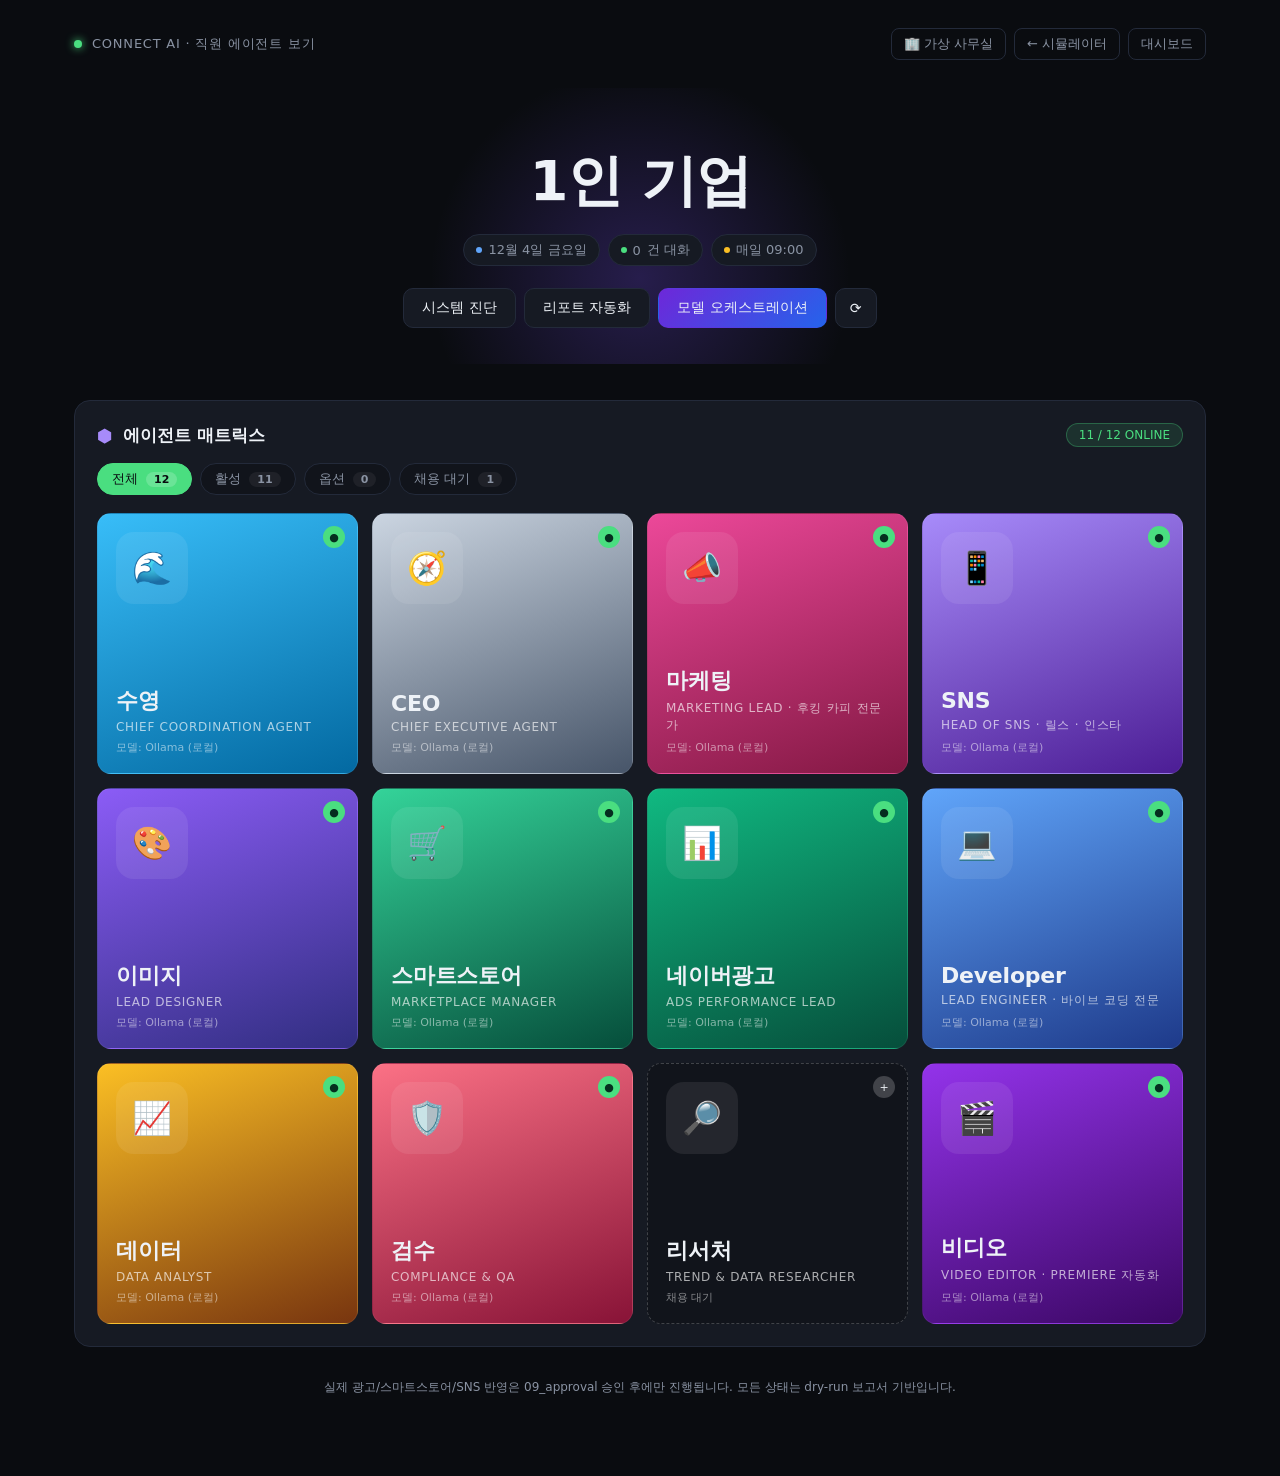
<file: 06_apps/agent_matrix/index.html>
<!doctype html>
<html lang="ko">
<head>
<meta charset="utf-8">
<title>AI 1인 기업 — 직원 에이전트 보기</title>
<meta name="viewport" content="width=device-width,initial-scale=1">
<link rel="stylesheet" href="styles.css">
</head>
<body>
<div class="app">

  <header class="topbar">
    <div class="brand">
      <span class="dot"></span>
      <span class="brand-label">CONNECT AI · 직원 에이전트 보기</span>
    </div>
    <div class="topbar-actions">
      <a class="ghost-btn" href="../virtual_office/index.html">🏢 가상 사무실</a>
      <a class="ghost-btn" href="../ai_office_simulator/index.html">← 시뮬레이터</a>
      <a class="ghost-btn" href="../dry_run_dashboard/index.html">대시보드</a>
    </div>
  </header>

  <section class="hero">
    <div class="hero-glow"></div>
    <div class="hero-title">1인 기업</div>
    <div class="hero-meta">
      <span class="pill"><span class="pill-dot calendar"></span><span id="todayLabel">오늘</span></span>
      <span class="pill"><span class="pill-dot chat"></span><span id="chatCount">0</span> 건 대화</span>
      <span class="pill"><span class="pill-dot alarm"></span>매일 09:00</span>
    </div>
    <div class="hero-actions">
      <button class="hero-btn" data-modal="systemDiag">시스템 진단</button>
      <button class="hero-btn" data-modal="reportAuto">리포트 자동화</button>
      <button class="hero-btn primary" data-modal="orchestrator">모델 오케스트레이션</button>
      <button class="hero-btn icon" id="reloadAgents" title="새로고침">⟳</button>
    </div>
  </section>

  <section class="matrix-card">
    <div class="matrix-head">
      <div class="matrix-title"><span class="title-icon">⬢</span> 에이전트 매트릭스</div>
      <div class="matrix-online" id="onlineSummary">0 / 0 ONLINE</div>
    </div>

    <div class="filter-row" id="filterRow">
      <button class="chip active" data-filter="all">전체 <span class="count" id="countAll">0</span></button>
      <button class="chip" data-filter="active">활성 <span class="count" id="countActive">0</span></button>
      <button class="chip" data-filter="offline">옵션 <span class="count" id="countOffline">0</span></button>
      <button class="chip" data-filter="open">채용 대기 <span class="count" id="countOpen">0</span></button>
    </div>

    <div class="agent-grid" id="agentGrid"></div>
  </section>

  <footer class="footer-note">
    실제 광고/스마트스토어/SNS 반영은 09_approval 승인 후에만 진행됩니다. 모든 상태는 dry-run 보고서 기반입니다.
  </footer>
</div>

<!-- 시스템 진단 모달 -->
<div class="modal" id="modal-systemDiag" hidden>
  <div class="modal-backdrop" data-close></div>
  <div class="modal-body">
    <button class="modal-close" data-close>×</button>
    <h2>시스템 진단</h2>
    <p class="sub">현재 PC 환경 자동 감지 결과. 실제 시스템 변경은 하지 않습니다.</p>
    <div class="info-row" id="systemInfo"></div>
    <h3>안전 규칙 요약</h3>
    <ul class="muted-list">
      <li>외부 API/결제/SNS 실제 실행은 09_approval 승인 후만</li>
      <li>API 키/비밀번호/.env 노출 금지</li>
      <li>D:\AI_COMPANY 밖 파일 수정 금지</li>
      <li>위험 키워드(입찰가/광고비/업로드/결제 등) 자동 차단</li>
    </ul>
    <div class="modal-actions">
      <button class="hero-btn" data-close>닫기</button>
    </div>
  </div>
</div>

<!-- 리포트 자동화 모달 -->
<div class="modal" id="modal-reportAuto" hidden>
  <div class="modal-backdrop" data-close></div>
  <div class="modal-body">
    <button class="modal-close" data-close>×</button>
    <h2>리포트 자동화</h2>
    <p class="sub">정해진 시각에 dry-run 보고서 자동 생성. 실제 외부 호출 없음.</p>
    <table class="schedule-table">
      <thead><tr><th>시간</th><th>작업</th><th>출력</th><th>상태</th></tr></thead>
      <tbody>
        <tr><td>매일 09:00</td><td>활동 로그 평균 소요 시간 리포트</td><td>08_reports/activity_report_*</td><td><span class="badge ok">대기</span></td></tr>
        <tr><td>매일 09:05</td><td>승인 파일 위험도 우선순위 큐</td><td>08_reports/approval_priority_queue_*</td><td><span class="badge ok">대기</span></td></tr>
        <tr><td>매주 월 10:00</td><td>네이버광고 CSV 분석 (샘플)</td><td>05_naver_ads/* + 09_approval/*</td><td><span class="badge ok">대기</span></td></tr>
        <tr><td>매월 1일 09:30</td><td>승인 파일 중복/오래된 요청 정리</td><td>08_reports/approval_cleanup_*</td><td><span class="badge ok">대기</span></td></tr>
      </tbody>
    </table>
    <h3>예약 추가 (수동)</h3>
    <p class="sub">Windows 작업 스케줄러에 등록해 사용하실 수 있습니다. 예시 명령:</p>
    <pre><code>schtasks /Create /SC DAILY /ST 09:00 /TN "AI_COMPANY_activity_report" /TR "python -m ai_company.main activity-report"</code></pre>
    <div class="modal-actions">
      <button class="hero-btn" data-close>닫기</button>
    </div>
  </div>
</div>

<!-- 모델 오케스트레이션 모달 -->
<div class="modal" id="modal-orchestrator" hidden>
  <div class="modal-body wide">
    <button class="modal-close" data-close>×</button>
    <h2>모델 오케스트레이션</h2>
    <p class="sub">에이전트별 최적 LLM 자동 분배 · 추론 워크로드 분산</p>

    <div class="machine-box">
      💻 내 머신 자동 감지 · <span id="machineSpec">감지 중…</span><br>
      안전 모델 한도 <b>~15GB</b> · 중형 모델(7~14B) 적합
    </div>

    <div class="live-status" id="liveStatus">
      <span class="live-dot off" id="liveDot"></span>
      <span id="liveText">Ollama 상태 확인 중…</span>
    </div>

    <div class="callout">
      비워두면 기본 모델 사용. 작은 모델(3B)은 라우팅에, 큰 모델(32B+)은 분석/창작에 적합. 모델 전환 시 첫 호출이 2~5초 느려집니다.
    </div>

    <div class="warn-callout">
      모델 4개 설치됨. 현재 매핑은 단일 모델만 사용 중. <b>자동 오케스트레이션</b> 버튼 누르면 역할별 분배.
    </div>

    <div class="map-list" id="modelMapList"></div>

    <div class="modal-actions">
      <button class="hero-btn" id="btnCatalog">로컬 LLM 카탈로그</button>
      <button class="hero-btn" id="btnAutoMap">자동 오케스트레이션</button>
      <button class="hero-btn primary" id="btnSaveMap">저장</button>
      <button class="hero-btn" data-close>취소</button>
    </div>

    <div class="catalog" id="catalog" hidden>
      <h3>로컬 LLM 카탈로그</h3>
      <ul>
        <li><b>llama3.1:8b</b> — 균형 · 회의/검토 적합</li>
        <li><b>gemma2:9b</b> — 한국어 무난 · 광고 문구 초안</li>
        <li><b>qwen2.5:7b</b> — 빠름 · 분류/태그 반복작업</li>
        <li><b>phi3:mini</b> — 매우 빠름 · 라우팅 보조</li>
        <li><b>mistral:7b</b> — 영문 강세 · 리서치 보조</li>
      </ul>
      <p class="sub">실제 다운로드/실행은 사장님 승인 후 ollama-model-list-dry-run으로 점검합니다.</p>
    </div>
  </div>
</div>

<script src="agents_data.js"></script>
<script src="app.js"></script>
</body>
</html>
</file>
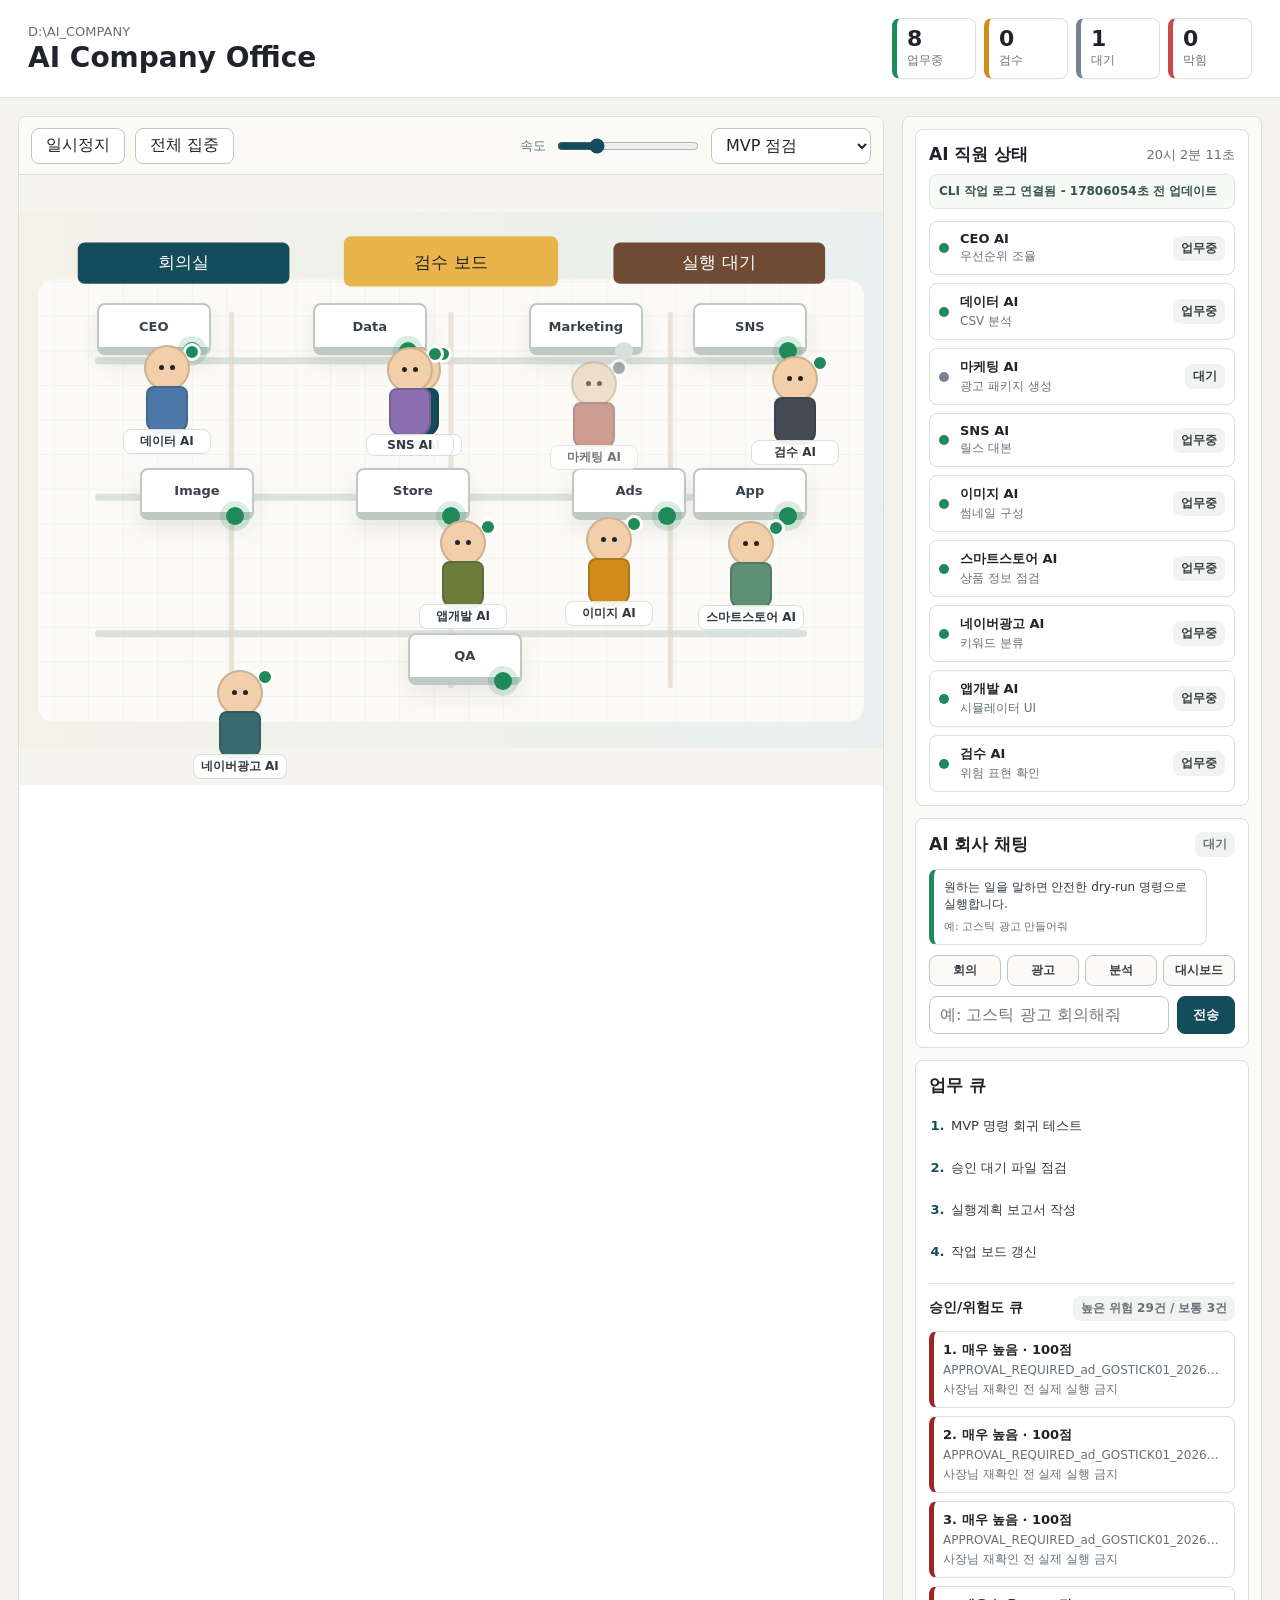
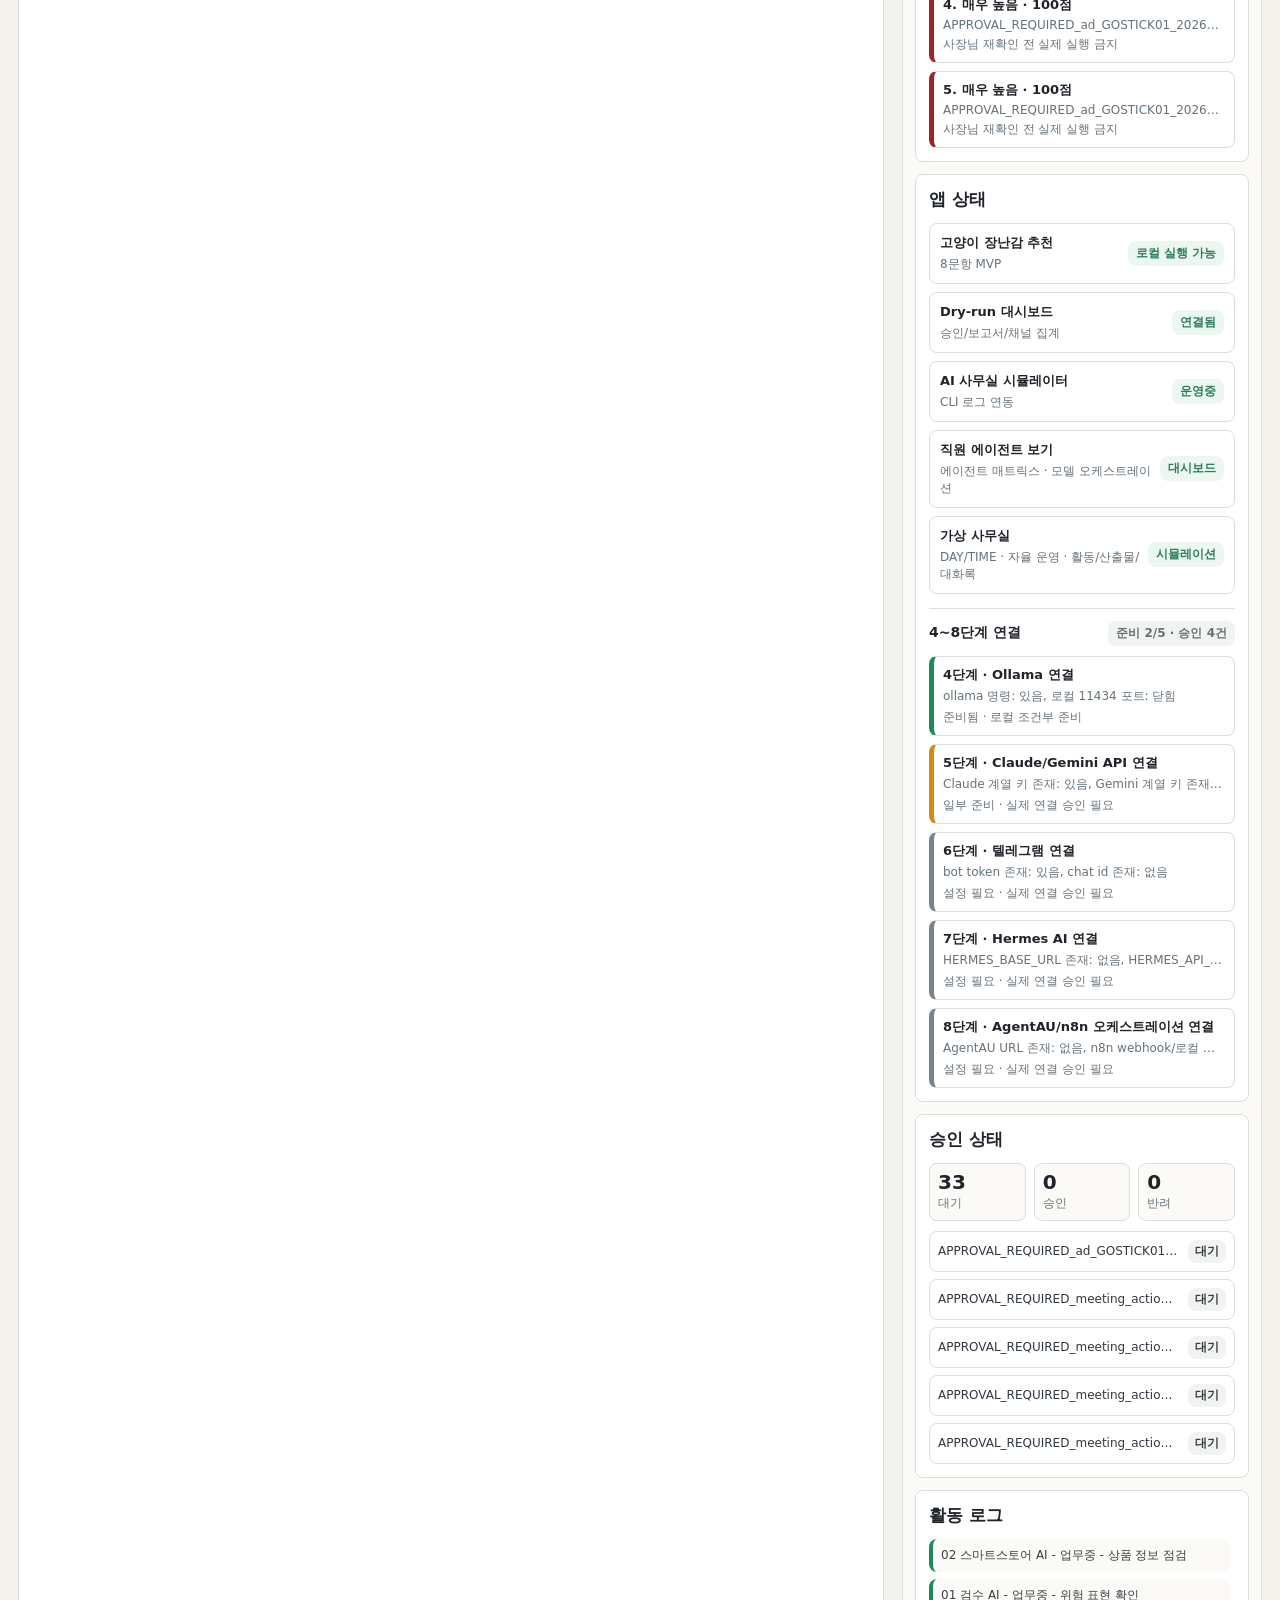
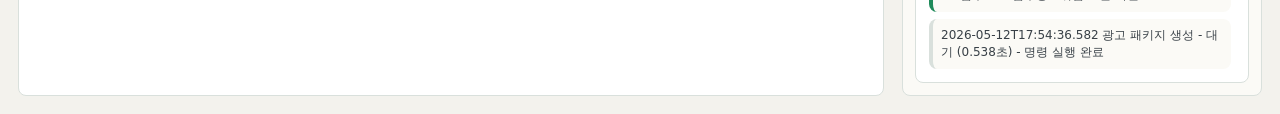
<file: 06_apps/ai_office_simulator/index.html>
<!doctype html>
<html lang="ko">
<head>
  <meta charset="utf-8">
  <meta name="viewport" content="width=device-width, initial-scale=1">
  <title>AI Company Office Simulator</title>
  <link rel="stylesheet" href="styles.css">
</head>
<body>
  <header class="topbar">
    <div>
      <p class="eyebrow">D:\AI_COMPANY</p>
      <h1>AI Company Office</h1>
    </div>
    <div class="status-strip" aria-label="AI 직원 요약">
      <div class="metric active"><span id="activeCount">0</span><small>업무중</small></div>
      <div class="metric review"><span id="reviewCount">0</span><small>검수</small></div>
      <div class="metric idle"><span id="idleCount">0</span><small>대기</small></div>
      <div class="metric blocked"><span id="blockedCount">0</span><small>막힘</small></div>
    </div>
  </header>

  <main class="layout">
    <section class="office-panel" aria-label="AI 직원 사무실">
      <div class="controls">
        <button id="toggleRun" type="button">일시정지</button>
        <button id="focusTeam" type="button">전체 집중</button>
        <label class="speed-control">
          <span>속도</span>
          <input id="speedRange" type="range" min="0.5" max="2.5" value="1" step="0.25">
        </label>
        <select id="scenarioSelect" aria-label="업무 시나리오">
          <option value="mvp">MVP 점검</option>
          <option value="ads">광고 분석</option>
          <option value="content">콘텐츠 제작</option>
          <option value="simulator">시뮬레이터 구축</option>
        </select>
      </div>

      <div id="office" class="office" aria-live="polite">
        <svg class="office-map" viewBox="0 0 1000 620" aria-hidden="true">
          <defs>
            <linearGradient id="wall" x1="0" x2="1">
              <stop offset="0" stop-color="#f4f1e8"></stop>
              <stop offset="1" stop-color="#e8f0ef"></stop>
            </linearGradient>
            <pattern id="floorGrid" width="40" height="40" patternUnits="userSpaceOnUse">
              <path d="M 40 0 L 0 0 0 40" fill="none" stroke="#d8ddd7" stroke-width="1"></path>
            </pattern>
          </defs>
          <rect x="0" y="0" width="1000" height="620" fill="url(#wall)"></rect>
          <rect x="22" y="78" width="956" height="512" rx="18" fill="#fbfaf6"></rect>
          <rect x="22" y="78" width="956" height="512" rx="18" fill="url(#floorGrid)" opacity="0.55"></rect>
          <path d="M92 172 H908 M92 330 H908 M92 488 H908" stroke="#cfd8d1" stroke-width="8" stroke-linecap="round" opacity="0.72"></path>
          <path d="M246 118 V548 M500 118 V548 M754 118 V548" stroke="#e1d7c6" stroke-width="6" stroke-linecap="round" opacity="0.62"></path>
          <rect x="68" y="35" width="245" height="48" rx="8" fill="#154c5b"></rect>
          <rect x="688" y="35" width="245" height="48" rx="8" fill="#704b33"></rect>
          <rect x="376" y="28" width="248" height="58" rx="8" fill="#e9b44c"></rect>
          <text x="190" y="65" fill="#ffffff" text-anchor="middle" font-size="20">회의실</text>
          <text x="500" y="65" fill="#25231e" text-anchor="middle" font-size="20">검수 보드</text>
          <text x="810" y="65" fill="#ffffff" text-anchor="middle" font-size="20">실행 대기</text>
        </svg>

        <div class="desk ceo" style="left: 9%; top: 21%;">CEO</div>
        <div class="desk data" style="left: 34%; top: 21%;">Data</div>
        <div class="desk marketing" style="left: 59%; top: 21%;">Marketing</div>
        <div class="desk sns" style="left: 78%; top: 21%;">SNS</div>
        <div class="desk image" style="left: 14%; top: 48%;">Image</div>
        <div class="desk store" style="left: 39%; top: 48%;">Store</div>
        <div class="desk ads" style="left: 64%; top: 48%;">Ads</div>
        <div class="desk app" style="left: 78%; top: 48%;">App</div>
        <div class="desk qa" style="left: 45%; top: 75%;">QA</div>
      </div>
    </section>

    <aside class="side-panel" aria-label="AI 직원 상태판">
      <section class="panel-section">
        <div class="section-heading">
          <h2>AI 직원 상태</h2>
          <span id="clock">00:00:00</span>
        </div>
        <p id="feedState" class="feed-state">CLI 작업 로그 대기중</p>
        <div id="agentList" class="agent-list"></div>
      </section>

      <section class="panel-section chat-panel">
        <div class="section-heading">
          <h2>AI 회사 채팅</h2>
          <span id="chatStatus">대기</span>
        </div>
        <div id="chatMessages" class="chat-messages" aria-live="polite"></div>
        <div class="chat-suggestions" aria-label="빠른 명령">
          <button type="button" data-chat-prompt="고스틱 광고 회의해줘">회의</button>
          <button type="button" data-chat-prompt="고스틱 광고 만들어줘">광고</button>
          <button type="button" data-chat-prompt="네이버 광고 분석해줘">분석</button>
          <button type="button" data-chat-prompt="대시보드 갱신해줘">대시보드</button>
        </div>
        <form id="chatForm" class="chat-form">
          <input id="chatInput" type="text" autocomplete="off" placeholder="예: 고스틱 광고 회의해줘">
          <button id="chatSubmit" type="submit">전송</button>
        </form>
      </section>

      <section class="panel-section">
        <h2>업무 큐</h2>
        <ol id="taskQueue" class="task-queue"></ol>
        <div class="queue-heading">
          <h3>승인/위험도 큐</h3>
          <span id="riskQueueSummary">대기중</span>
        </div>
        <div id="riskQueue" class="risk-queue"></div>
      </section>

      <section class="panel-section">
        <h2>앱 상태</h2>
        <div class="app-status-list">
          <a class="app-status-item" href="../cat_toy_recommender/index.html">
            <strong>고양이 장난감 추천</strong>
            <span>8문항 MVP</span>
            <em>로컬 실행 가능</em>
          </a>
          <a class="app-status-item" href="../dry_run_dashboard/index.html">
            <strong>Dry-run 대시보드</strong>
            <span>승인/보고서/채널 집계</span>
            <em>연결됨</em>
          </a>
          <a class="app-status-item" href="index.html">
            <strong>AI 사무실 시뮬레이터</strong>
            <span>CLI 로그 연동</span>
            <em>운영중</em>
          </a>
          <a class="app-status-item" href="../agent_matrix/index.html">
            <strong>직원 에이전트 보기</strong>
            <span>에이전트 매트릭스 · 모델 오케스트레이션</span>
            <em>대시보드</em>
          </a>
          <a class="app-status-item" href="../virtual_office/index.html">
            <strong>가상 사무실</strong>
            <span>DAY/TIME · 자율 운영 · 활동/산출물/대화록</span>
            <em>시뮬레이션</em>
          </a>
        </div>
        <div class="connection-heading">
          <h3>4~8단계 연결</h3>
          <span id="connectionStageSummary">대기중</span>
        </div>
        <div id="connectionStageList" class="connection-stage-list"></div>
      </section>

      <section class="panel-section">
        <h2>승인 상태</h2>
        <div class="approval-metrics" aria-label="승인 상태 요약">
          <div><strong id="approvalPending">0</strong><span>대기</span></div>
          <div><strong id="approvalApproved">0</strong><span>승인</span></div>
          <div><strong id="approvalRejected">0</strong><span>반려</span></div>
        </div>
        <div id="approvalList" class="approval-list"></div>
      </section>

      <section class="panel-section">
        <h2>활동 로그</h2>
        <div id="eventLog" class="event-log"></div>
      </section>
    </aside>
  </main>

  <script src="activity_feed.js"></script>
  <script src="app.js"></script>
</body>
</html>
</file>
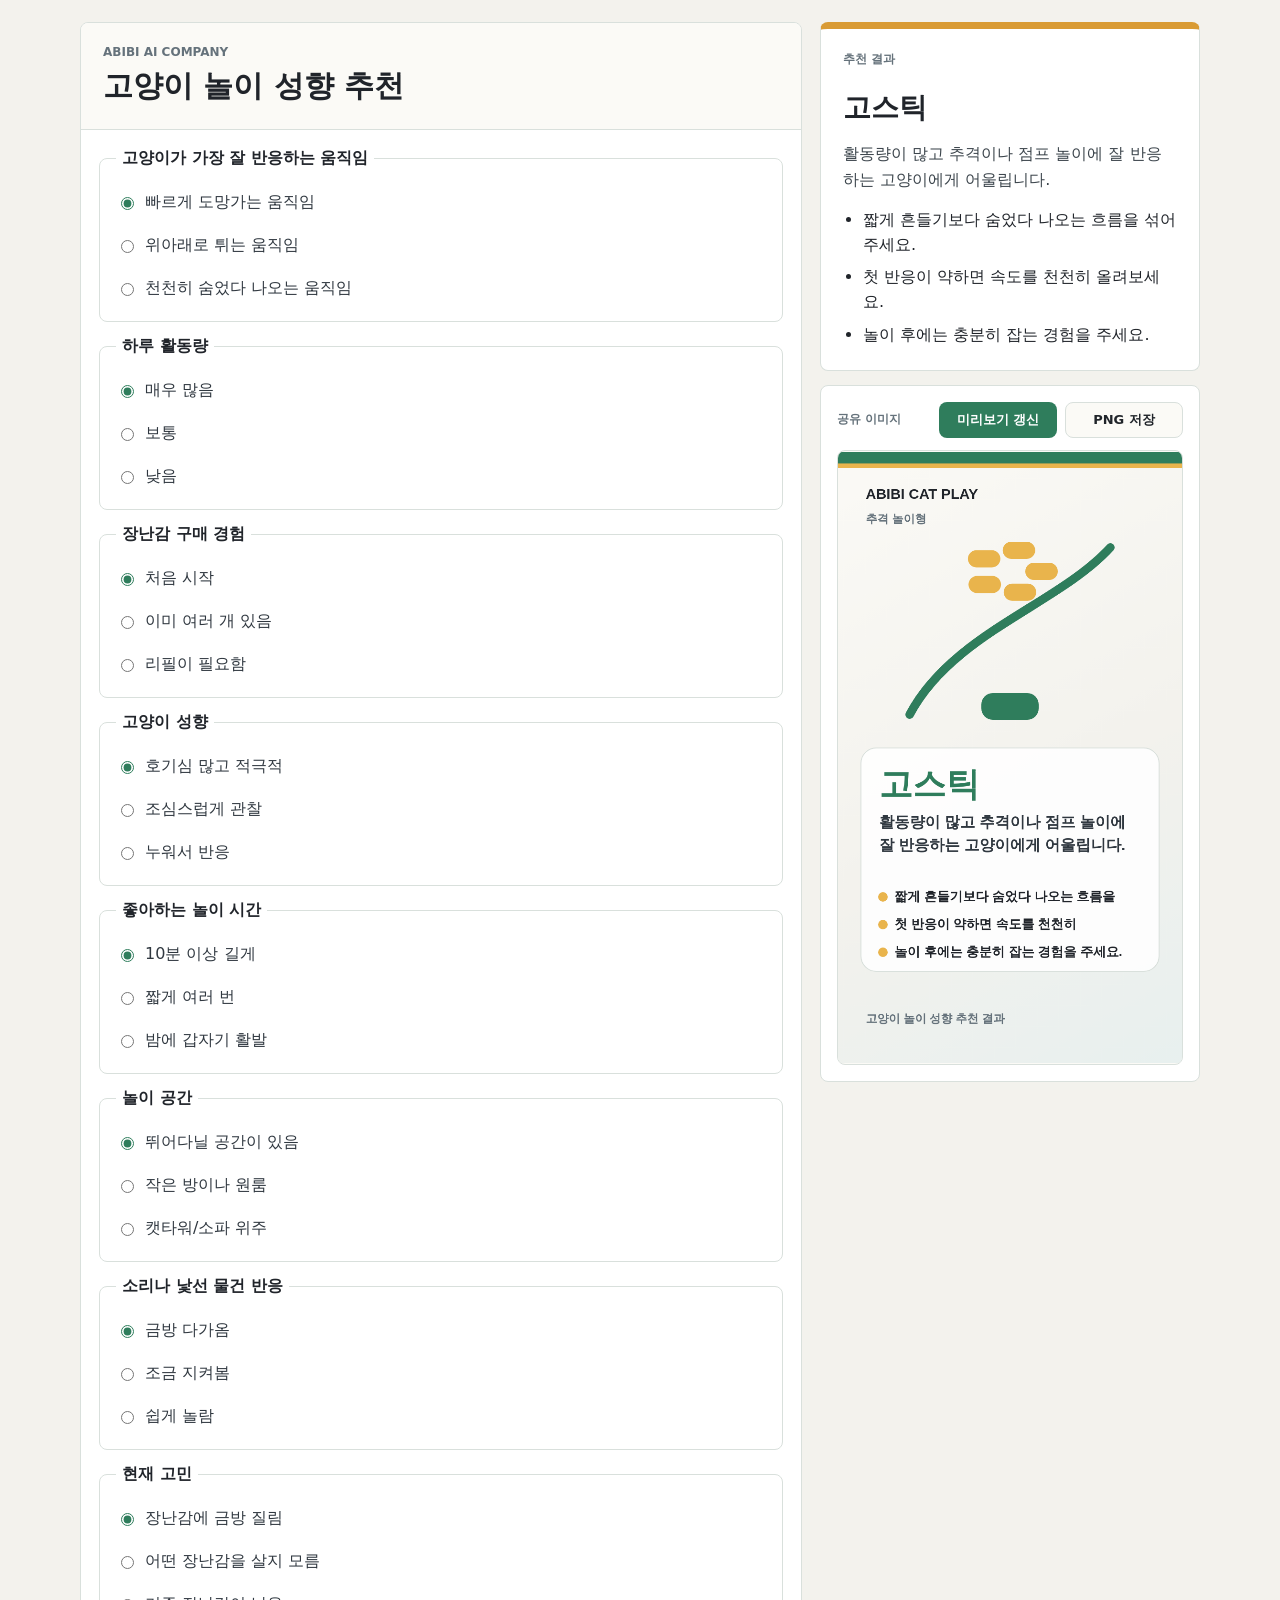
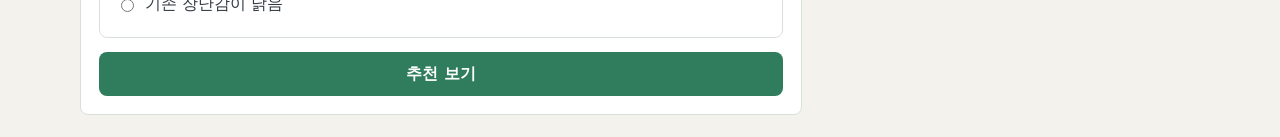
<file: 06_apps/cat_toy_recommender/index.html>
<!doctype html>
<html lang="ko">
<head>
  <meta charset="utf-8">
  <meta name="viewport" content="width=device-width, initial-scale=1">
  <title>고양이 장난감 추천 MVP</title>
  <link rel="stylesheet" href="styles.css">
</head>
<body>
  <main class="app">
    <section class="quiz">
      <div class="intro">
        <p class="eyebrow">ABIBI AI COMPANY</p>
        <h1>고양이 놀이 성향 추천</h1>
      </div>

      <form id="quizForm" class="questions">
        <fieldset>
          <legend>고양이가 가장 잘 반응하는 움직임</legend>
          <label><input type="radio" name="style" value="chase" checked> 빠르게 도망가는 움직임</label>
          <label><input type="radio" name="style" value="jump"> 위아래로 튀는 움직임</label>
          <label><input type="radio" name="style" value="slow"> 천천히 숨었다 나오는 움직임</label>
        </fieldset>

        <fieldset>
          <legend>하루 활동량</legend>
          <label><input type="radio" name="energy" value="high" checked> 매우 많음</label>
          <label><input type="radio" name="energy" value="medium"> 보통</label>
          <label><input type="radio" name="energy" value="low"> 낮음</label>
        </fieldset>

        <fieldset>
          <legend>장난감 구매 경험</legend>
          <label><input type="radio" name="experience" value="new" checked> 처음 시작</label>
          <label><input type="radio" name="experience" value="many"> 이미 여러 개 있음</label>
          <label><input type="radio" name="experience" value="refill"> 리필이 필요함</label>
        </fieldset>

        <fieldset>
          <legend>고양이 성향</legend>
          <label><input type="radio" name="personality" value="bold" checked> 호기심 많고 적극적</label>
          <label><input type="radio" name="personality" value="careful"> 조심스럽게 관찰</label>
          <label><input type="radio" name="personality" value="lazy"> 누워서 반응</label>
        </fieldset>

        <fieldset>
          <legend>좋아하는 놀이 시간</legend>
          <label><input type="radio" name="playTime" value="long" checked> 10분 이상 길게</label>
          <label><input type="radio" name="playTime" value="short"> 짧게 여러 번</label>
          <label><input type="radio" name="playTime" value="night"> 밤에 갑자기 활발</label>
        </fieldset>

        <fieldset>
          <legend>놀이 공간</legend>
          <label><input type="radio" name="space" value="wide" checked> 뛰어다닐 공간이 있음</label>
          <label><input type="radio" name="space" value="small"> 작은 방이나 원룸</label>
          <label><input type="radio" name="space" value="vertical"> 캣타워/소파 위주</label>
        </fieldset>

        <fieldset>
          <legend>소리나 낯선 물건 반응</legend>
          <label><input type="radio" name="sensitivity" value="low" checked> 금방 다가옴</label>
          <label><input type="radio" name="sensitivity" value="medium"> 조금 지켜봄</label>
          <label><input type="radio" name="sensitivity" value="high"> 쉽게 놀람</label>
        </fieldset>

        <fieldset>
          <legend>현재 고민</legend>
          <label><input type="radio" name="problem" value="bored" checked> 장난감에 금방 질림</label>
          <label><input type="radio" name="problem" value="starter"> 어떤 장난감을 살지 모름</label>
          <label><input type="radio" name="problem" value="replace"> 기존 장난감이 낡음</label>
        </fieldset>

        <button type="submit">추천 보기</button>
      </form>
    </section>

    <section class="result" aria-live="polite">
      <div class="result-card">
        <p class="eyebrow">추천 결과</p>
        <h2 id="resultName">고스틱</h2>
        <p id="resultReason">활동량이 많고 추격 놀이에 잘 반응하는 고양이에게 어울립니다.</p>
        <ul id="resultTips"></ul>
      </div>

      <div class="share-preview">
        <div class="share-heading">
          <p class="eyebrow">공유 이미지</p>
          <div class="share-actions">
            <button id="refreshShare" type="button">미리보기 갱신</button>
            <a id="downloadShare" href="#" download="abibi-cat-play-result.png">PNG 저장</a>
          </div>
        </div>
        <canvas id="shareCanvas" width="720" height="1280" aria-label="추천 결과 공유 이미지 미리보기"></canvas>
      </div>
    </section>
  </main>

  <script src="app.js"></script>
</body>
</html>
</file>
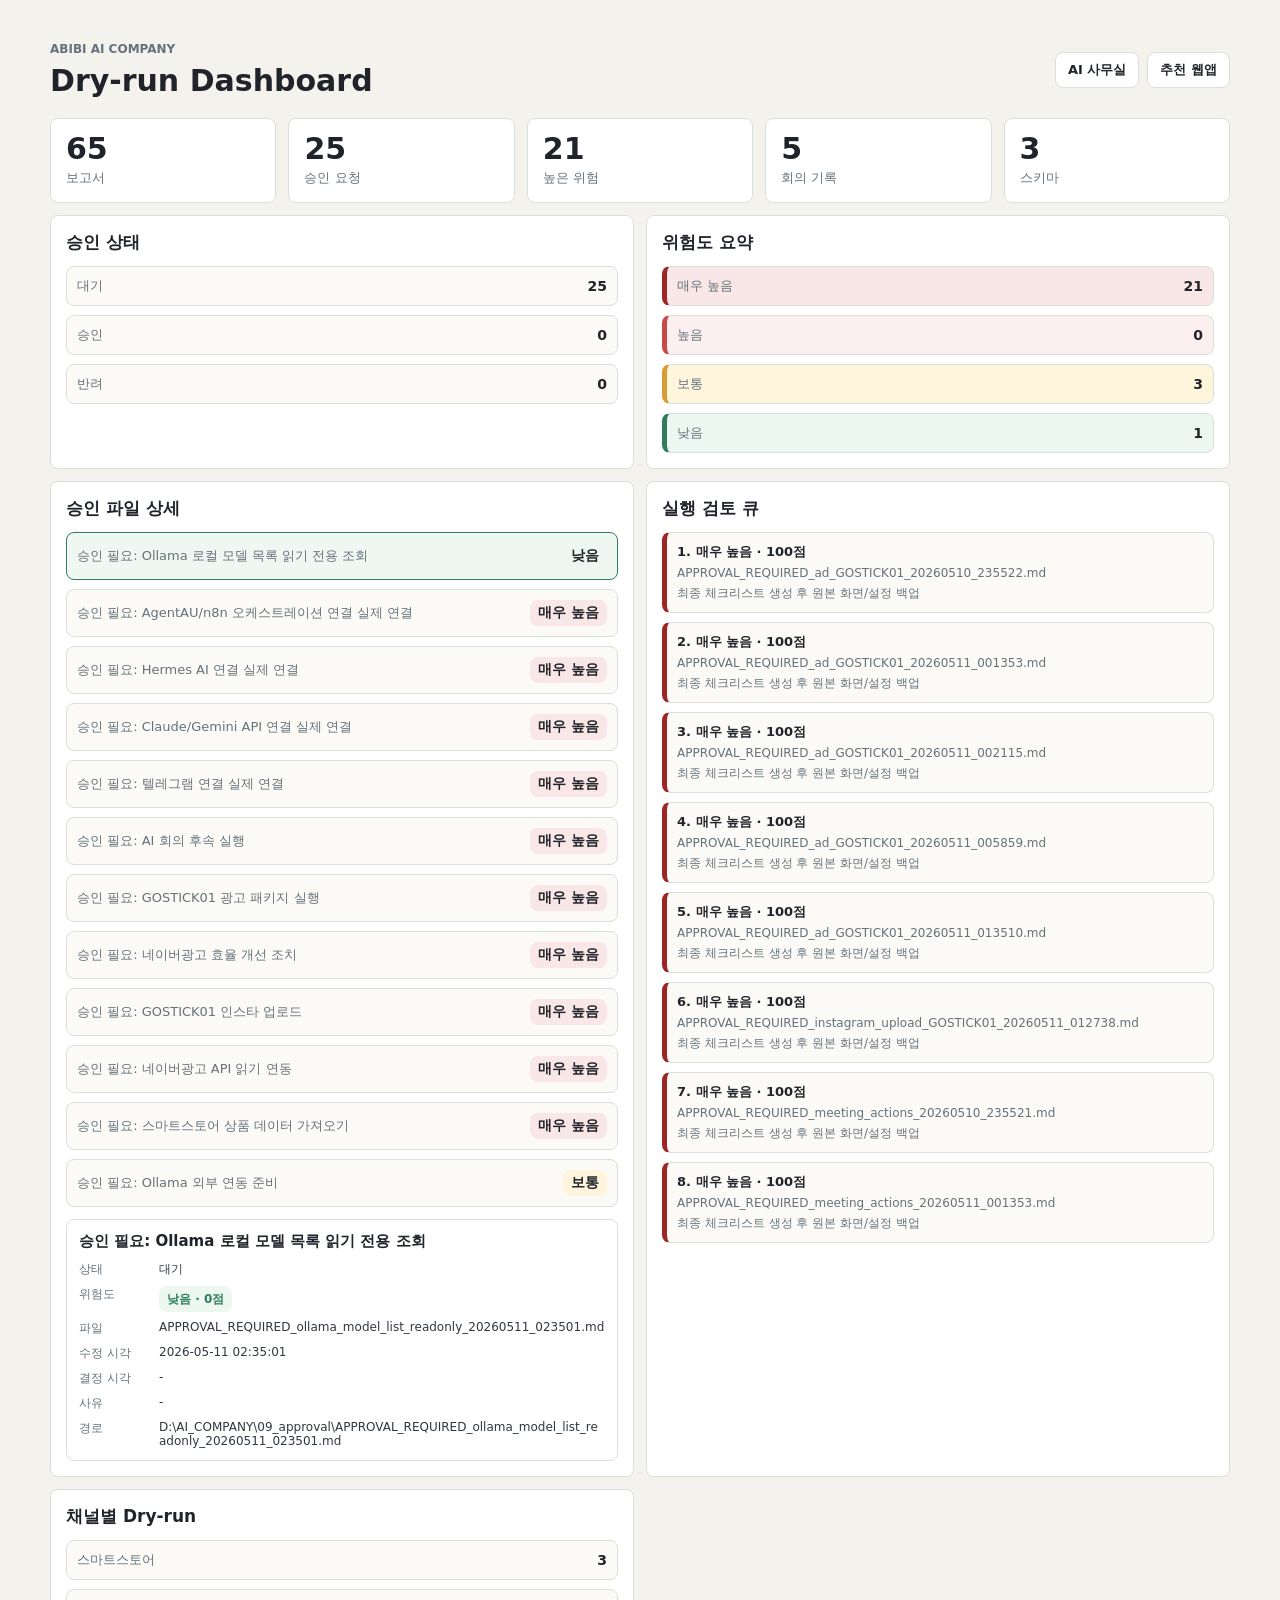
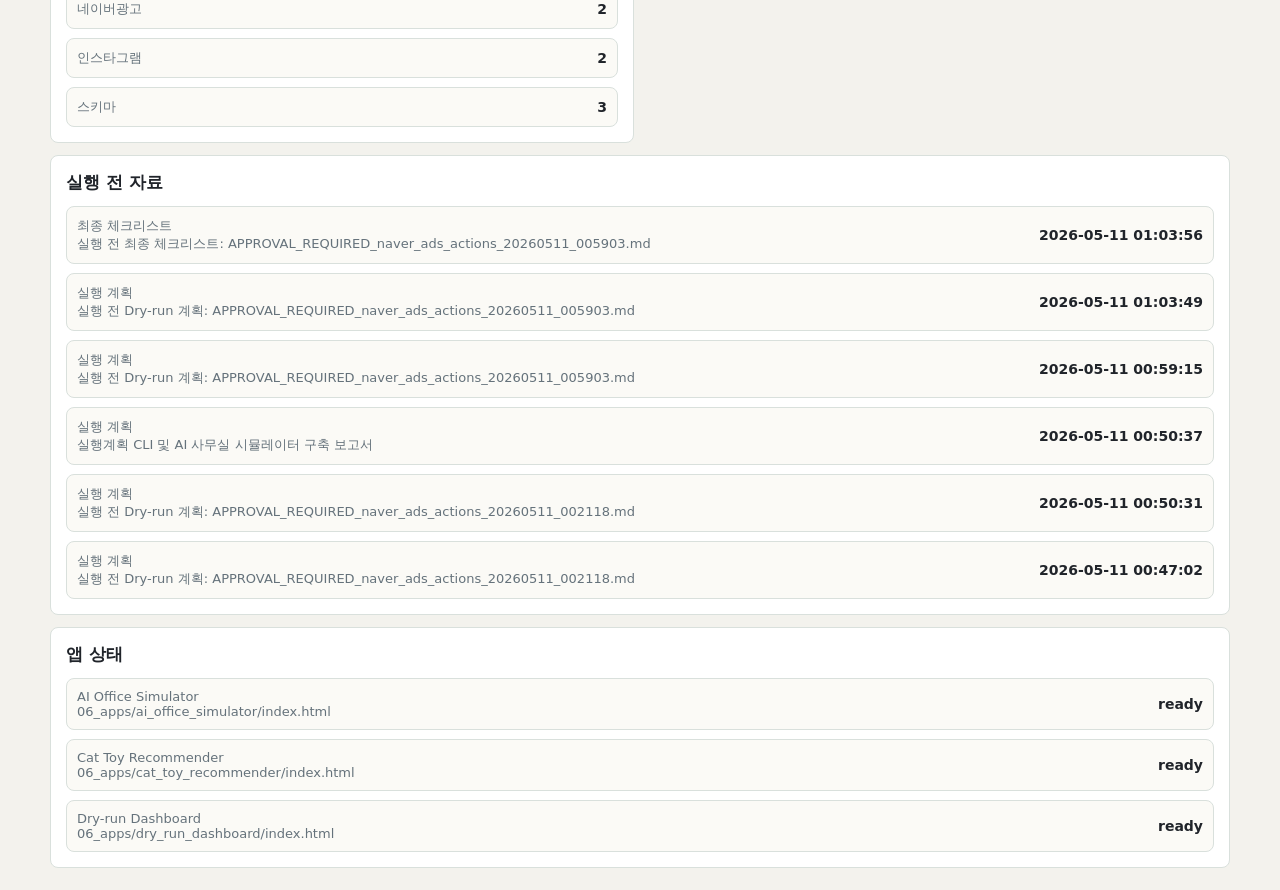
<file: 06_apps/dry_run_dashboard/index.html>
<!doctype html>
<html lang="ko">
<head>
  <meta charset="utf-8">
  <meta name="viewport" content="width=device-width, initial-scale=1">
  <title>AI Company Dry-run Dashboard</title>
  <link rel="stylesheet" href="styles.css">
</head>
<body>
  <main class="dashboard">
    <header>
      <div>
        <p>ABIBI AI COMPANY</p>
        <h1>Dry-run Dashboard</h1>
      </div>
      <nav class="app-nav" aria-label="로컬 앱 이동">
        <a href="../ai_office_simulator/index.html">AI 사무실</a>
        <a href="../cat_toy_recommender/index.html">추천 웹앱</a>
      </nav>
    </header>

    <section class="metrics">
      <article><strong id="reportCount">0</strong><span>보고서</span></article>
      <article><strong id="approvalCount">0</strong><span>승인 요청</span></article>
      <article><strong id="highRiskCount">0</strong><span>높은 위험</span></article>
      <article><strong id="meetingCount">0</strong><span>회의 기록</span></article>
      <article><strong id="schemaCount">0</strong><span>스키마</span></article>
    </section>

    <section class="grid">
      <div class="panel">
        <h2>승인 상태</h2>
        <div id="approvalBars" class="bars"></div>
      </div>
      <div class="panel">
        <h2>위험도 요약</h2>
        <div id="riskBars" class="bars"></div>
      </div>
      <div class="panel">
        <h2>승인 파일 상세</h2>
        <div id="approvalDetailList" class="approval-detail-list"></div>
        <div id="approvalDetail" class="approval-detail"></div>
      </div>
      <div class="panel">
        <h2>실행 검토 큐</h2>
        <div id="priorityQueueList" class="priority-queue-list"></div>
      </div>
      <div class="panel">
        <h2>채널별 Dry-run</h2>
        <div id="dryRunList" class="list"></div>
      </div>
      <div class="panel wide">
        <h2>실행 전 자료</h2>
        <div id="executionArtifactList" class="list"></div>
      </div>
      <div class="panel wide">
        <h2>앱 상태</h2>
        <div id="appList" class="list"></div>
      </div>
    </section>
  </main>

  <script src="dashboard_data.js"></script>
  <script src="app.js"></script>
</body>
</html>
</file>
<file: 06_apps/agent_matrix/styles.css>
:root {
  color-scheme: dark;
  --bg: #0a0c10;
  --bg-soft: #11141b;
  --panel: #161a23;
  --panel-2: #1c2230;
  --line: #232a3a;
  --ink: #eef2f7;
  --muted: #8a93a3;
  --green: #4ade80;
  --blue: #60a5fa;
  --purple: #a78bfa;
  --pink: #f472b6;
  --amber: #fbbf24;
  --rose: #fb7185;
  --slate: #94a3b8;
}

* { box-sizing: border-box; }

html, body {
  margin: 0;
  background: var(--bg);
  color: var(--ink);
  font-family: "Pretendard", "Segoe UI", "Malgun Gothic", system-ui, sans-serif;
}

button, input, select { font-family: inherit; }

.app {
  max-width: 1180px;
  margin: 0 auto;
  padding: 28px 24px 80px;
}

/* 상단 바 */
.topbar {
  display: flex;
  align-items: center;
  justify-content: space-between;
  margin-bottom: 28px;
}
.brand {
  display: flex;
  align-items: center;
  gap: 10px;
  color: var(--muted);
  font-size: 13px;
  letter-spacing: 0.06em;
}
.dot {
  width: 8px; height: 8px;
  background: var(--green);
  border-radius: 50%;
  box-shadow: 0 0 8px var(--green);
}
.topbar-actions { display: flex; gap: 8px; }
.ghost-btn {
  color: var(--muted);
  text-decoration: none;
  border: 1px solid var(--line);
  padding: 6px 12px;
  border-radius: 8px;
  font-size: 13px;
}
.ghost-btn:hover { color: var(--ink); border-color: var(--blue); }

/* 히어로 */
.hero {
  position: relative;
  text-align: center;
  padding: 56px 0 36px;
  overflow: hidden;
}
.hero-glow {
  position: absolute;
  top: -40%; left: 50%;
  transform: translateX(-50%);
  width: 600px; height: 600px;
  background: radial-gradient(closest-side, rgba(124,80,255,0.25), transparent 70%);
  pointer-events: none;
  z-index: 0;
}
.hero-title {
  position: relative;
  z-index: 1;
  font-size: 56px;
  font-weight: 800;
  letter-spacing: -0.02em;
}
.hero-meta {
  position: relative;
  z-index: 1;
  margin-top: 14px;
  display: flex;
  justify-content: center;
  gap: 8px;
  flex-wrap: wrap;
}
.pill {
  display: inline-flex;
  align-items: center;
  gap: 6px;
  background: var(--panel);
  border: 1px solid var(--line);
  padding: 6px 12px;
  border-radius: 999px;
  font-size: 13px;
  color: var(--muted);
}
.pill-dot {
  width: 6px; height: 6px;
  border-radius: 50%;
}
.pill-dot.calendar { background: var(--blue); }
.pill-dot.chat { background: var(--green); }
.pill-dot.alarm { background: var(--amber); }

.hero-actions {
  position: relative;
  z-index: 1;
  margin-top: 22px;
  display: flex;
  justify-content: center;
  gap: 8px;
  flex-wrap: wrap;
}
.hero-btn {
  background: var(--panel);
  color: var(--ink);
  border: 1px solid var(--line);
  padding: 10px 18px;
  border-radius: 10px;
  cursor: pointer;
  font-size: 14px;
  transition: all 0.15s;
}
.hero-btn:hover { border-color: var(--blue); background: var(--panel-2); }
.hero-btn.primary {
  background: linear-gradient(135deg, #6d28d9, #2563eb);
  border-color: transparent;
}
.hero-btn.primary:hover { filter: brightness(1.1); }
.hero-btn.icon { padding: 10px 14px; }

/* 매트릭스 카드 */
.matrix-card {
  margin-top: 36px;
  background: var(--panel);
  border: 1px solid var(--line);
  border-radius: 16px;
  padding: 22px;
}
.matrix-head {
  display: flex;
  align-items: center;
  justify-content: space-between;
  margin-bottom: 16px;
}
.matrix-title {
  font-weight: 700;
  font-size: 17px;
  display: flex;
  gap: 10px;
  align-items: center;
}
.title-icon {
  color: var(--purple);
  font-size: 18px;
}
.matrix-online {
  background: rgba(74, 222, 128, 0.12);
  color: var(--green);
  border-radius: 999px;
  padding: 4px 12px;
  font-size: 12px;
  border: 1px solid rgba(74, 222, 128, 0.3);
}

/* 필터 */
.filter-row {
  display: flex;
  gap: 8px;
  margin-bottom: 18px;
  flex-wrap: wrap;
}
.chip {
  background: var(--bg-soft);
  color: var(--muted);
  border: 1px solid var(--line);
  border-radius: 999px;
  padding: 6px 14px;
  font-size: 13px;
  cursor: pointer;
  display: inline-flex;
  align-items: center;
  gap: 8px;
}
.chip:hover { color: var(--ink); }
.chip.active {
  background: var(--green);
  color: #0a0c10;
  border-color: var(--green);
}
.chip .count {
  background: rgba(255,255,255,0.18);
  padding: 1px 8px;
  border-radius: 999px;
  font-size: 11px;
  font-weight: 700;
}
.chip:not(.active) .count { background: rgba(255,255,255,0.06); }

/* 에이전트 그리드 */
.agent-grid {
  display: grid;
  grid-template-columns: repeat(auto-fill, minmax(220px, 1fr));
  gap: 14px;
}
.agent-card {
  position: relative;
  aspect-ratio: 1 / 1;
  border-radius: 14px;
  overflow: hidden;
  padding: 18px;
  background: linear-gradient(160deg, var(--card-from, #1e293b), var(--card-to, #0f172a));
  border: 1px solid rgba(255,255,255,0.06);
  display: flex;
  flex-direction: column;
  justify-content: space-between;
  transition: transform 0.2s, border-color 0.2s;
}
.agent-card:hover {
  transform: translateY(-2px);
  border-color: var(--blue);
}
.agent-card.offline { filter: grayscale(0.6) brightness(0.85); }
.agent-card.open {
  border: 1px dashed rgba(255,255,255,0.2);
  background: var(--bg-soft);
}

.agent-status {
  position: absolute;
  top: 12px;
  right: 12px;
  width: 22px; height: 22px;
  border-radius: 50%;
  background: rgba(0,0,0,0.4);
  display: flex;
  align-items: center;
  justify-content: center;
  font-size: 11px;
}
.agent-status.active { background: var(--green); color: #052e1f; }
.agent-status.offline { background: rgba(255,255,255,0.2); color: var(--ink); }

.agent-portrait {
  width: 72px; height: 72px;
  border-radius: 18px;
  background: rgba(255,255,255,0.08);
  display: flex;
  align-items: center;
  justify-content: center;
  font-size: 32px;
  margin-bottom: auto;
}
.agent-name {
  font-weight: 800;
  font-size: 22px;
  letter-spacing: -0.01em;
  margin-top: 12px;
}
.agent-role {
  color: rgba(255,255,255,0.65);
  font-size: 12px;
  text-transform: uppercase;
  letter-spacing: 0.06em;
  margin-top: 4px;
}
.agent-meta {
  color: rgba(255,255,255,0.5);
  font-size: 11px;
  margin-top: 6px;
}

/* footer */
.footer-note {
  margin-top: 32px;
  color: var(--muted);
  font-size: 12px;
  text-align: center;
}

/* 모달 */
.modal {
  position: fixed;
  inset: 0;
  z-index: 50;
  display: flex;
  align-items: center;
  justify-content: center;
}
.modal[hidden] { display: none; }
.modal-backdrop {
  position: absolute; inset: 0;
  background: rgba(0,0,0,0.65);
  backdrop-filter: blur(4px);
}
.modal-body {
  position: relative;
  width: min(640px, 92vw);
  max-height: 86vh;
  overflow: auto;
  background: var(--panel);
  border: 1px solid var(--line);
  border-radius: 16px;
  padding: 28px 30px;
}
.modal-body.wide { width: min(720px, 94vw); }
.modal-close {
  position: absolute;
  top: 12px; right: 14px;
  background: transparent;
  color: var(--muted);
  border: none;
  font-size: 22px;
  cursor: pointer;
}
.modal-close:hover { color: var(--ink); }
.modal h2 { margin: 0 0 6px; font-size: 22px; }
.modal h3 { margin: 18px 0 8px; font-size: 14px; color: var(--muted); }
.modal .sub { color: var(--muted); font-size: 13px; margin: 0 0 16px; }
.modal-actions {
  display: flex;
  gap: 8px;
  justify-content: flex-end;
  margin-top: 18px;
}

/* 모델 매핑 리스트 */
.map-list {
  display: grid;
  gap: 10px;
  margin-top: 14px;
}
.map-row {
  display: grid;
  grid-template-columns: 1fr 220px;
  align-items: center;
  background: var(--bg-soft);
  border: 1px solid var(--line);
  border-radius: 10px;
  padding: 10px 14px;
  gap: 10px;
}
.map-row .map-name { display: flex; gap: 10px; align-items: center; }
.map-row .map-name b { font-weight: 700; }
.map-row .map-name small { color: var(--muted); font-size: 12px; }
.map-row select {
  width: 100%;
  background: var(--panel-2);
  color: var(--ink);
  border: 1px solid var(--line);
  border-radius: 8px;
  padding: 8px 10px;
  font-size: 13px;
}
.map-row .badge-model {
  font-size: 11px;
  border-radius: 6px;
  padding: 2px 6px;
  color: #0a0c10;
  font-weight: 700;
}

/* 머신 진단 박스 */
.machine-box {
  background: var(--bg-soft);
  border: 1px solid var(--line);
  border-radius: 10px;
  padding: 14px;
  font-size: 13px;
  color: var(--muted);
  margin: 10px 0;
  line-height: 1.6;
}
.callout {
  border-left: 3px solid var(--purple);
  background: rgba(167, 139, 250, 0.08);
  padding: 10px 12px;
  border-radius: 6px;
  font-size: 12px;
  color: rgba(255,255,255,0.8);
  margin-bottom: 10px;
}
.warn-callout {
  border-left: 3px solid var(--amber);
  background: rgba(251, 191, 36, 0.08);
  padding: 10px 12px;
  border-radius: 6px;
  font-size: 12px;
  color: rgba(255,255,255,0.85);
  margin-bottom: 10px;
}

/* 모달 정보 */
.info-row {
  display: grid;
  gap: 8px;
}
.info-row .info-cell {
  display: flex;
  justify-content: space-between;
  background: var(--bg-soft);
  border: 1px solid var(--line);
  border-radius: 8px;
  padding: 8px 12px;
  font-size: 13px;
}
.info-row .info-cell b { color: var(--muted); }

.muted-list {
  color: var(--muted);
  font-size: 13px;
  padding-left: 20px;
  margin: 0;
}
.muted-list li { margin: 4px 0; }

.schedule-table {
  width: 100%;
  border-collapse: collapse;
  font-size: 13px;
}
.schedule-table th, .schedule-table td {
  text-align: left;
  padding: 8px 10px;
  border-bottom: 1px solid var(--line);
}
.schedule-table th { color: var(--muted); font-weight: 600; }
.badge {
  font-size: 11px;
  padding: 2px 8px;
  border-radius: 999px;
}
.badge.ok { background: rgba(74, 222, 128, 0.18); color: var(--green); }
pre {
  background: var(--bg-soft);
  border: 1px solid var(--line);
  border-radius: 8px;
  padding: 10px 12px;
  overflow-x: auto;
  font-size: 12px;
}
.catalog {
  margin-top: 12px;
  background: var(--bg-soft);
  border: 1px solid var(--line);
  border-radius: 10px;
  padding: 14px;
}
.catalog ul { padding-left: 18px; }
.catalog li { font-size: 13px; margin: 4px 0; color: var(--ink); }
.catalog li b { color: var(--blue); }

/* Ollama 라이브 상태 */
.live-status {
  display: flex;
  align-items: center;
  gap: 8px;
  margin: 10px 0;
  padding: 8px 12px;
  background: var(--bg-soft);
  border: 1px solid var(--line);
  border-radius: 8px;
  font-size: 12px;
  color: var(--muted);
}
.live-dot {
  width: 10px; height: 10px;
  border-radius: 50%;
  background: var(--muted);
}
.live-dot.on  { background: var(--green); box-shadow: 0 0 8px var(--green); }
.live-dot.off { background: var(--rose); }
.map-row .live-tag {
  font-size: 10px;
  color: var(--green);
  font-weight: 700;
  margin-left: 6px;
}
</file>
<file: 06_apps/ai_office_simulator/styles.css>
:root {
  color-scheme: light;
  --ink: #20242a;
  --muted: #65727b;
  --line: #d9e0dc;
  --surface: #ffffff;
  --surface-soft: #f6f4ee;
  --active: #1e8a5a;
  --review: #d28a19;
  --idle: #79838f;
  --blocked: #c94949;
  --navy: #154c5b;
  --coral: #d76955;
  --blue: #4c78a8;
}

* {
  box-sizing: border-box;
}

body {
  margin: 0;
  min-height: 100vh;
  background: #f3f2ed;
  color: var(--ink);
  font-family: "Segoe UI", "Malgun Gothic", system-ui, sans-serif;
  letter-spacing: 0;
}

button,
select,
input {
  font: inherit;
}

.topbar {
  display: flex;
  align-items: center;
  justify-content: space-between;
  gap: 24px;
  min-height: 96px;
  padding: 18px 28px;
  border-bottom: 1px solid var(--line);
  background: var(--surface);
}

.eyebrow {
  margin: 0 0 4px;
  color: var(--muted);
  font-size: 13px;
}

h1,
h2 {
  margin: 0;
  letter-spacing: 0;
}

h1 {
  font-size: 28px;
  line-height: 1.1;
}

h2 {
  font-size: 17px;
}

h3 {
  margin: 0;
  font-size: 14px;
  letter-spacing: 0;
}

.status-strip {
  display: grid;
  grid-template-columns: repeat(4, minmax(74px, 1fr));
  gap: 8px;
  min-width: 360px;
}

.metric {
  display: grid;
  gap: 2px;
  padding: 9px 10px;
  border: 1px solid var(--line);
  border-left-width: 5px;
  border-radius: 8px;
  background: var(--surface);
}

.metric span {
  font-size: 22px;
  font-weight: 800;
  line-height: 1;
}

.metric small {
  color: var(--muted);
  font-size: 12px;
}

.metric.active {
  border-left-color: var(--active);
}

.metric.review {
  border-left-color: var(--review);
}

.metric.idle {
  border-left-color: var(--idle);
}

.metric.blocked {
  border-left-color: var(--blocked);
}

.layout {
  display: grid;
  grid-template-columns: minmax(0, 1fr) 360px;
  gap: 18px;
  padding: 18px;
}

.office-panel,
.side-panel,
.panel-section {
  border: 1px solid var(--line);
  border-radius: 8px;
  background: var(--surface);
}

.office-panel {
  overflow: hidden;
}

.controls {
  display: flex;
  align-items: center;
  gap: 10px;
  min-height: 58px;
  padding: 10px 12px;
  border-bottom: 1px solid var(--line);
  background: #fbfaf6;
}

.controls button,
.controls select {
  height: 36px;
  border: 1px solid #bbc8c3;
  border-radius: 8px;
  background: var(--surface);
  color: var(--ink);
}

.controls button {
  padding: 0 14px;
  cursor: pointer;
}

.controls button:hover {
  border-color: var(--navy);
}

.speed-control {
  display: flex;
  align-items: center;
  gap: 9px;
  margin-left: auto;
  color: var(--muted);
  font-size: 13px;
}

.speed-control input {
  width: 142px;
  accent-color: var(--navy);
}

.controls select {
  min-width: 134px;
  padding: 0 10px;
}

.office {
  position: relative;
  min-height: 610px;
  overflow: hidden;
  background: var(--surface-soft);
}

.office-map {
  position: absolute;
  inset: 0;
  width: 100%;
  height: 100%;
}

.desk {
  position: absolute;
  display: grid;
  place-items: center;
  width: 114px;
  height: 52px;
  border: 2px solid #bfc9c4;
  border-bottom-width: 8px;
  border-radius: 8px;
  background: #ffffff;
  color: #39424a;
  font-size: 13px;
  font-weight: 700;
  box-shadow: 0 10px 22px rgba(32, 36, 42, 0.08);
}

.desk::after {
  content: "";
  position: absolute;
  right: 8px;
  bottom: -13px;
  width: 18px;
  height: 18px;
  border-radius: 50%;
  background: #d9e0dc;
  transition: background 220ms ease, box-shadow 220ms ease;
}

.desk.lit::after {
  background: var(--active);
  box-shadow: 0 0 0 6px rgba(30, 138, 90, 0.16);
}

.agent {
  position: absolute;
  z-index: 4;
  width: 72px;
  height: 94px;
  transform: translate3d(0, 0, 0);
  transition-property: left, top, opacity, filter;
  transition-timing-function: cubic-bezier(.2, .75, .25, 1);
  cursor: default;
}

.agent-body {
  position: absolute;
  left: 15px;
  bottom: 0;
  width: 42px;
  height: 48px;
  border: 2px solid rgba(32, 36, 42, 0.2);
  border-radius: 8px 8px 13px 13px;
  background: var(--blue);
}

.agent-head {
  position: absolute;
  left: 13px;
  top: 5px;
  width: 46px;
  height: 46px;
  border: 2px solid rgba(32, 36, 42, 0.18);
  border-radius: 50%;
  background: #f2cfa8;
}

.agent-head::before,
.agent-head::after {
  content: "";
  position: absolute;
  top: 18px;
  width: 5px;
  height: 5px;
  border-radius: 50%;
  background: #20242a;
}

.agent-head::before {
  left: 13px;
}

.agent-head::after {
  right: 13px;
}

.agent-name {
  position: absolute;
  left: 50%;
  bottom: -20px;
  transform: translateX(-50%);
  min-width: 88px;
  padding: 3px 7px;
  border-radius: 8px;
  background: rgba(255, 255, 255, 0.92);
  border: 1px solid var(--line);
  color: #303840;
  font-size: 12px;
  font-weight: 700;
  text-align: center;
  white-space: nowrap;
}

.status-badge {
  position: absolute;
  right: 2px;
  top: 3px;
  width: 18px;
  height: 18px;
  border: 3px solid #ffffff;
  border-radius: 50%;
  background: var(--idle);
}

.agent[data-status="active"] .status-badge,
.agent-card[data-status="active"] .card-dot {
  background: var(--active);
}

.agent[data-status="review"] .status-badge,
.agent-card[data-status="review"] .card-dot {
  background: var(--review);
}

.agent[data-status="idle"] {
  opacity: 0.68;
  filter: grayscale(0.35);
}

.agent[data-status="idle"] .status-badge,
.agent-card[data-status="idle"] .card-dot {
  background: var(--idle);
}

.agent[data-status="blocked"] .status-badge,
.agent-card[data-status="blocked"] .card-dot {
  background: var(--blocked);
}

.agent[data-status="blocked"] {
  filter: saturate(0.78);
}

.agent[data-role="ceo"] .agent-body {
  background: var(--navy);
}

.agent[data-role="data"] .agent-body {
  background: #4c78a8;
}

.agent[data-role="marketing"] .agent-body {
  background: var(--coral);
}

.agent[data-role="sns"] .agent-body {
  background: #8b6fb0;
}

.agent[data-role="image"] .agent-body {
  background: #d28a19;
}

.agent[data-role="store"] .agent-body {
  background: #5f8f75;
}

.agent[data-role="ads"] .agent-body {
  background: #376a6f;
}

.agent[data-role="app"] .agent-body {
  background: #6b7d3c;
}

.agent[data-role="qa"] .agent-body {
  background: #444b55;
}

.side-panel {
  display: grid;
  gap: 12px;
  align-content: start;
  padding: 12px;
  background: #fbfaf6;
}

.panel-section {
  padding: 13px;
  background: var(--surface);
}

.section-heading {
  display: flex;
  align-items: center;
  justify-content: space-between;
  gap: 12px;
}

#clock {
  color: var(--muted);
  font-variant-numeric: tabular-nums;
  font-size: 13px;
}

.feed-state {
  margin: 8px 0 0;
  padding: 8px 9px;
  border: 1px solid #dbe5df;
  border-radius: 8px;
  background: #f6fbf8;
  color: #365449;
  font-size: 12px;
  font-weight: 700;
}

.agent-list {
  display: grid;
  gap: 8px;
  margin-top: 12px;
}

.agent-card {
  display: grid;
  grid-template-columns: 12px minmax(0, 1fr) auto;
  gap: 9px;
  align-items: center;
  padding: 9px;
  border: 1px solid var(--line);
  border-radius: 8px;
  background: #ffffff;
}

.card-dot {
  width: 10px;
  height: 10px;
  border-radius: 50%;
  background: var(--idle);
}

.card-name {
  min-width: 0;
}

.card-name strong,
.card-name span {
  display: block;
  overflow: hidden;
  text-overflow: ellipsis;
  white-space: nowrap;
}

.card-name strong {
  font-size: 13px;
}

.card-name span {
  margin-top: 2px;
  color: var(--muted);
  font-size: 12px;
}

.card-state {
  padding: 4px 8px;
  border-radius: 8px;
  background: #f1f3f0;
  color: #384047;
  font-size: 12px;
  font-weight: 700;
}

.chat-panel .section-heading span {
  padding: 4px 8px;
  border-radius: 8px;
  background: #f1f3f0;
  color: var(--muted);
  font-size: 12px;
  font-weight: 800;
}

.chat-messages {
  display: grid;
  gap: 8px;
  max-height: 260px;
  overflow: auto;
  margin-top: 12px;
  padding-right: 4px;
}

.chat-message {
  display: grid;
  gap: 5px;
  max-width: 92%;
  padding: 9px 10px;
  border: 1px solid var(--line);
  border-radius: 8px;
  background: #ffffff;
  color: #303840;
  font-size: 12px;
  line-height: 1.45;
  white-space: pre-line;
}

.chat-message.user {
  justify-self: end;
  border-color: #b6c9c2;
  background: #edf7f1;
}

.chat-message.bot {
  justify-self: start;
  border-left: 5px solid var(--active);
}

.chat-message.warn {
  justify-self: start;
  border-left: 5px solid var(--blocked);
}

.chat-message.router {
  justify-self: start;
  border-left: 5px solid var(--blue);
  background: #eef3fa;
}

.chat-message small {
  overflow: hidden;
  color: var(--muted);
  font-size: 11px;
  text-overflow: ellipsis;
  white-space: nowrap;
}

.chat-suggestions {
  display: grid;
  grid-template-columns: repeat(4, 1fr);
  gap: 6px;
  margin-top: 10px;
}

.chat-suggestions button {
  min-width: 0;
  height: 31px;
  border: 1px solid #bbc8c3;
  border-radius: 8px;
  background: #fbfaf6;
  color: #384047;
  font-size: 12px;
  font-weight: 800;
  cursor: pointer;
}

.chat-form {
  display: grid;
  grid-template-columns: minmax(0, 1fr) 58px;
  gap: 8px;
  margin-top: 10px;
}

.chat-form input {
  min-width: 0;
  height: 38px;
  border: 1px solid #bbc8c3;
  border-radius: 8px;
  padding: 0 10px;
  background: #ffffff;
  color: var(--ink);
}

.chat-form button {
  height: 38px;
  border: 1px solid var(--navy);
  border-radius: 8px;
  background: var(--navy);
  color: #ffffff;
  font-size: 13px;
  font-weight: 800;
  cursor: pointer;
}

.chat-form button:disabled,
.chat-form input:disabled {
  opacity: 0.65;
  cursor: wait;
}

.task-queue {
  display: grid;
  gap: 8px;
  margin: 12px 0 0;
  padding-left: 20px;
}

.task-queue li {
  padding: 8px 8px 8px 2px;
  color: #303840;
  font-size: 13px;
}

.task-queue li::marker {
  color: var(--navy);
  font-weight: 800;
}

.queue-heading {
  display: flex;
  align-items: center;
  justify-content: space-between;
  gap: 8px;
  margin-top: 14px;
  padding-top: 12px;
  border-top: 1px solid var(--line);
}

.queue-heading span {
  padding: 4px 8px;
  border-radius: 8px;
  background: #f1f3f0;
  color: var(--muted);
  font-size: 12px;
  font-weight: 800;
}

.risk-queue {
  display: grid;
  gap: 8px;
  margin-top: 10px;
}

.risk-queue-item {
  display: grid;
  gap: 4px;
  padding: 9px;
  border: 1px solid var(--line);
  border-left-width: 5px;
  border-radius: 8px;
  background: #ffffff;
}

.risk-queue-item strong {
  color: var(--ink);
  font-size: 13px;
}

.risk-queue-item span,
.risk-queue-item em {
  overflow: hidden;
  color: var(--muted);
  font-size: 12px;
  font-style: normal;
  text-overflow: ellipsis;
  white-space: nowrap;
}

.risk-queue-item.risk-critical {
  border-left-color: #9d2525;
}

.risk-queue-item.risk-high {
  border-left-color: var(--blocked);
}

.risk-queue-item.risk-medium {
  border-left-color: var(--review);
}

.risk-queue-item.risk-low {
  border-left-color: var(--active);
}

.connection-heading {
  display: flex;
  align-items: center;
  justify-content: space-between;
  gap: 8px;
  margin-top: 14px;
  padding-top: 12px;
  border-top: 1px solid var(--line);
}

.connection-heading span {
  padding: 4px 8px;
  border-radius: 8px;
  background: #f1f3f0;
  color: var(--muted);
  font-size: 12px;
  font-weight: 800;
}

.connection-stage-list {
  display: grid;
  gap: 8px;
  margin-top: 10px;
}

.connection-stage-item {
  display: grid;
  gap: 4px;
  padding: 9px;
  border: 1px solid var(--line);
  border-left-width: 5px;
  border-radius: 8px;
  background: #ffffff;
}

.connection-stage-item strong {
  overflow: hidden;
  color: var(--ink);
  font-size: 13px;
  text-overflow: ellipsis;
  white-space: nowrap;
}

.connection-stage-item span,
.connection-stage-item em {
  overflow: hidden;
  color: var(--muted);
  font-size: 12px;
  font-style: normal;
  text-overflow: ellipsis;
  white-space: nowrap;
}

.connection-stage-item.stage-ready {
  border-left-color: var(--active);
}

.connection-stage-item.stage-partial {
  border-left-color: var(--review);
}

.connection-stage-item.stage-not_configured,
.connection-stage-item.stage-not_ready {
  border-left-color: var(--idle);
}

.app-status-list {
  display: grid;
  gap: 8px;
  margin-top: 12px;
}

.app-status-item {
  display: grid;
  grid-template-columns: minmax(0, 1fr) auto;
  gap: 4px 8px;
  align-items: center;
  padding: 10px;
  border: 1px solid var(--line);
  border-radius: 8px;
  background: #ffffff;
  color: inherit;
  text-decoration: none;
}

.app-status-item:hover {
  border-color: var(--navy);
}

.app-status-item strong {
  min-width: 0;
  overflow: hidden;
  font-size: 13px;
  text-overflow: ellipsis;
  white-space: nowrap;
}

.app-status-item span {
  color: var(--muted);
  font-size: 12px;
}

.app-status-item em {
  grid-row: 1 / span 2;
  grid-column: 2;
  padding: 4px 8px;
  border-radius: 8px;
  background: #edf7f1;
  color: #2f7d5c;
  font-size: 12px;
  font-style: normal;
  font-weight: 800;
}

.approval-metrics {
  display: grid;
  grid-template-columns: repeat(3, 1fr);
  gap: 8px;
  margin-top: 12px;
}

.approval-metrics div {
  display: grid;
  gap: 3px;
  padding: 8px;
  border: 1px solid var(--line);
  border-radius: 8px;
  background: #fbfaf6;
}

.approval-metrics strong {
  font-size: 20px;
  line-height: 1;
}

.approval-metrics span {
  color: var(--muted);
  font-size: 12px;
}

.approval-list {
  display: grid;
  gap: 7px;
  margin-top: 10px;
}

.approval-item {
  display: grid;
  grid-template-columns: minmax(0, 1fr) auto;
  gap: 8px;
  align-items: center;
  padding: 8px;
  border: 1px solid var(--line);
  border-radius: 8px;
  background: #ffffff;
}

.approval-item span {
  overflow: hidden;
  color: #303840;
  font-size: 12px;
  text-overflow: ellipsis;
  white-space: nowrap;
}

.approval-item strong {
  padding: 3px 7px;
  border-radius: 8px;
  background: #f1f3f0;
  color: #384047;
  font-size: 12px;
}

.event-log {
  display: grid;
  gap: 7px;
  max-height: 182px;
  overflow: auto;
  margin-top: 12px;
  padding-right: 4px;
}

.event {
  padding: 8px;
  border-left: 4px solid var(--line);
  border-radius: 8px;
  background: #fbfaf6;
  color: #384047;
  font-size: 12px;
}

.event.active {
  border-left-color: var(--active);
}

.event.review {
  border-left-color: var(--review);
}

.event.blocked {
  border-left-color: var(--blocked);
}

@media (max-width: 1020px) {
  .topbar,
  .layout {
    grid-template-columns: 1fr;
  }

  .topbar {
    align-items: stretch;
    flex-direction: column;
  }

  .status-strip {
    min-width: 0;
  }

  .layout {
    display: grid;
  }
}

@media (max-width: 680px) {
  .topbar {
    padding: 15px;
  }

  .layout {
    padding: 10px;
  }

  .status-strip {
    grid-template-columns: repeat(2, 1fr);
  }

  .controls {
    align-items: stretch;
    flex-wrap: wrap;
  }

  .speed-control {
    width: 100%;
    margin-left: 0;
  }

  .speed-control input {
    flex: 1;
    width: auto;
  }

  .office {
    min-height: 520px;
  }

  .desk {
    width: 82px;
    height: 44px;
    font-size: 11px;
  }

  .agent {
    width: 58px;
    height: 78px;
  }

  .agent-body {
    left: 12px;
    width: 34px;
    height: 39px;
  }

  .agent-head {
    left: 11px;
    width: 36px;
    height: 36px;
  }
}
</file>
<file: 06_apps/cat_toy_recommender/styles.css>
:root {
  --ink: #20242a;
  --muted: #65727b;
  --line: #d9e0dc;
  --surface: #ffffff;
  --green: #2f7d5c;
  --gold: #d99b34;
  --coral: #d96b57;
}

* {
  box-sizing: border-box;
}

body {
  margin: 0;
  min-height: 100vh;
  background: #f3f2ed;
  color: var(--ink);
  font-family: "Segoe UI", "Malgun Gothic", system-ui, sans-serif;
  letter-spacing: 0;
}

.app {
  display: grid;
  grid-template-columns: minmax(0, 1fr) 380px;
  gap: 18px;
  width: min(1120px, calc(100% - 28px));
  margin: 0 auto;
  padding: 22px 0;
}

.quiz,
.result-card,
.share-preview {
  border: 1px solid var(--line);
  border-radius: 8px;
  background: var(--surface);
}

.quiz {
  overflow: hidden;
}

.intro {
  padding: 22px;
  border-bottom: 1px solid var(--line);
  background: #fbfaf6;
}

.eyebrow {
  margin: 0 0 7px;
  color: var(--muted);
  font-size: 12px;
  font-weight: 800;
}

h1,
h2 {
  margin: 0;
  letter-spacing: 0;
}

h1 {
  font-size: 30px;
}

h2 {
  font-size: 28px;
}

.questions {
  display: grid;
  gap: 14px;
  padding: 18px;
}

fieldset {
  display: grid;
  gap: 9px;
  margin: 0;
  padding: 16px;
  border: 1px solid var(--line);
  border-radius: 8px;
}

legend {
  padding: 0 6px;
  font-weight: 800;
}

label {
  display: flex;
  gap: 8px;
  align-items: center;
  min-height: 34px;
  color: #303840;
}

input {
  accent-color: var(--green);
}

button {
  height: 44px;
  border: 0;
  border-radius: 8px;
  background: var(--green);
  color: #ffffff;
  font: inherit;
  font-weight: 800;
  cursor: pointer;
}

button:hover {
  background: #25694c;
}

.result {
  display: grid;
  gap: 14px;
  align-self: start;
}

.result-card {
  display: grid;
  gap: 14px;
  padding: 22px;
  border-top: 7px solid var(--gold);
}

#resultReason {
  margin: 0;
  color: #3d464d;
  line-height: 1.65;
}

#resultTips {
  display: grid;
  gap: 8px;
  margin: 0;
  padding-left: 20px;
}

#resultTips li {
  line-height: 1.55;
}

.share-preview {
  display: grid;
  gap: 12px;
  padding: 16px;
}

.share-heading {
  display: flex;
  align-items: center;
  justify-content: space-between;
  gap: 10px;
}

.share-heading .eyebrow {
  margin: 0;
}

.share-actions {
  display: flex;
  flex-wrap: wrap;
  gap: 8px;
  justify-content: flex-end;
}

.share-heading button,
.share-actions a {
  display: grid;
  place-items: center;
  width: auto;
  min-width: 118px;
  height: 36px;
  padding: 0 12px;
  border-radius: 8px;
  font-size: 13px;
  font-weight: 800;
  text-decoration: none;
}

.share-actions a {
  border: 1px solid var(--line);
  background: #fbfaf6;
  color: var(--ink);
}

.share-actions a:hover {
  border-color: var(--green);
}

#shareCanvas {
  display: block;
  width: 100%;
  max-height: 620px;
  aspect-ratio: 9 / 16;
  border: 1px solid var(--line);
  border-radius: 8px;
  background: #fbfaf6;
  object-fit: contain;
}

@media (max-width: 820px) {
  .app {
    grid-template-columns: 1fr;
  }

  h1 {
    font-size: 26px;
  }
}
</file>
<file: 06_apps/dry_run_dashboard/styles.css>
:root {
  --ink: #20242a;
  --muted: #65727b;
  --line: #d9e0dc;
  --surface: #ffffff;
  --green: #2f7d5c;
  --gold: #d99b34;
  --red: #c94949;
}

* {
  box-sizing: border-box;
}

body {
  margin: 0;
  min-height: 100vh;
  background: #f3f2ed;
  color: var(--ink);
  font-family: "Segoe UI", "Malgun Gothic", system-ui, sans-serif;
  letter-spacing: 0;
}

.dashboard {
  width: min(1180px, calc(100% - 28px));
  margin: 0 auto;
  padding: 22px 0;
}

header {
  display: flex;
  align-items: center;
  justify-content: space-between;
  gap: 18px;
  padding: 20px 0;
}

header p {
  margin: 0 0 7px;
  color: var(--muted);
  font-size: 12px;
  font-weight: 800;
}

h1,
h2 {
  margin: 0;
  letter-spacing: 0;
}

h1 {
  font-size: 30px;
}

h2 {
  font-size: 17px;
}

.app-nav {
  display: flex;
  flex-wrap: wrap;
  gap: 8px;
}

.app-nav a {
  display: grid;
  place-items: center;
  min-height: 36px;
  padding: 0 12px;
  border: 1px solid var(--line);
  border-radius: 8px;
  background: var(--surface);
  color: var(--ink);
  font-size: 13px;
  font-weight: 800;
  text-decoration: none;
}

.app-nav a:hover,
.app-row:hover {
  border-color: var(--green);
}

.metrics {
  display: grid;
  grid-template-columns: repeat(5, 1fr);
  gap: 12px;
}

article,
.panel {
  border: 1px solid var(--line);
  border-radius: 8px;
  background: var(--surface);
}

article {
  display: grid;
  gap: 5px;
  padding: 15px;
}

article strong {
  font-size: 30px;
  line-height: 1;
}

article span {
  color: var(--muted);
  font-size: 13px;
}

.grid {
  display: grid;
  grid-template-columns: repeat(2, minmax(0, 1fr));
  gap: 12px;
  margin-top: 12px;
}

.panel {
  padding: 15px;
}

.wide {
  grid-column: 1 / -1;
}

.bars,
.list,
.approval-detail-list,
.priority-queue-list {
  display: grid;
  gap: 9px;
  margin-top: 12px;
}

.bar,
.row,
.approval-detail-row {
  display: grid;
  grid-template-columns: minmax(0, 1fr) auto;
  gap: 10px;
  align-items: center;
  padding: 10px;
  border: 1px solid var(--line);
  border-radius: 8px;
  background: #fbfaf6;
}

.approval-detail-row {
  width: 100%;
  color: inherit;
  cursor: pointer;
  font: inherit;
  text-align: left;
}

.approval-detail-row.selected {
  border-color: var(--green);
  background: #eef7f2;
}

.app-row {
  color: inherit;
  text-decoration: none;
}

.bar span,
.row span,
.approval-detail-row span {
  color: var(--muted);
  font-size: 13px;
}

.bar strong,
.row strong,
.approval-detail-row strong {
  color: var(--ink);
  font-size: 14px;
}

.bar.risk-critical {
  border-left: 5px solid #9d2525;
}

.bar.risk-high {
  border-left: 5px solid var(--red);
}

.bar.risk-medium {
  border-left: 5px solid var(--gold);
}

.bar.risk-low {
  border-left: 5px solid var(--green);
}

.risk-pill {
  display: inline-grid;
  place-items: center;
  min-height: 26px;
  padding: 3px 8px;
  border-radius: 8px;
  font-size: 12px;
  font-weight: 800;
}

.risk-critical {
  background: #f9e6e6;
  color: #9d2525;
}

.risk-high {
  background: #fbefef;
  color: #b93f3f;
}

.risk-medium {
  background: #fff5dd;
  color: #8a5d14;
}

.risk-low {
  background: #edf7f1;
  color: #2f7d5c;
}

.approval-detail {
  display: grid;
  gap: 10px;
  margin-top: 12px;
  padding: 12px;
  border: 1px solid var(--line);
  border-radius: 8px;
  background: #ffffff;
}

.approval-detail > strong {
  font-size: 15px;
}

.approval-detail dl {
  display: grid;
  gap: 8px;
  margin: 0;
}

.approval-detail dl div {
  display: grid;
  grid-template-columns: 72px minmax(0, 1fr);
  gap: 8px;
}

.approval-detail dt {
  color: var(--muted);
  font-size: 12px;
}

.approval-detail dd {
  min-width: 0;
  margin: 0;
  overflow-wrap: anywhere;
  color: #303840;
  font-size: 12px;
}

.empty-state {
  margin: 0;
  color: var(--muted);
  font-size: 13px;
}

.priority-row {
  display: grid;
  gap: 5px;
  padding: 10px;
  border: 1px solid var(--line);
  border-left-width: 5px;
  border-radius: 8px;
  background: #fbfaf6;
}

.priority-row strong {
  color: var(--ink);
  font-size: 13px;
}

.priority-row span,
.priority-row em {
  overflow-wrap: anywhere;
  color: var(--muted);
  font-size: 12px;
  font-style: normal;
}

.priority-row.risk-critical {
  border-left-color: #9d2525;
}

.priority-row.risk-high {
  border-left-color: var(--red);
}

.priority-row.risk-medium {
  border-left-color: var(--gold);
}

.priority-row.risk-low {
  border-left-color: var(--green);
}

@media (max-width: 760px) {
  header {
    align-items: stretch;
    flex-direction: column;
  }

  .metrics,
  .grid {
    grid-template-columns: 1fr;
  }

  .wide {
    grid-column: auto;
  }
}
</file>
